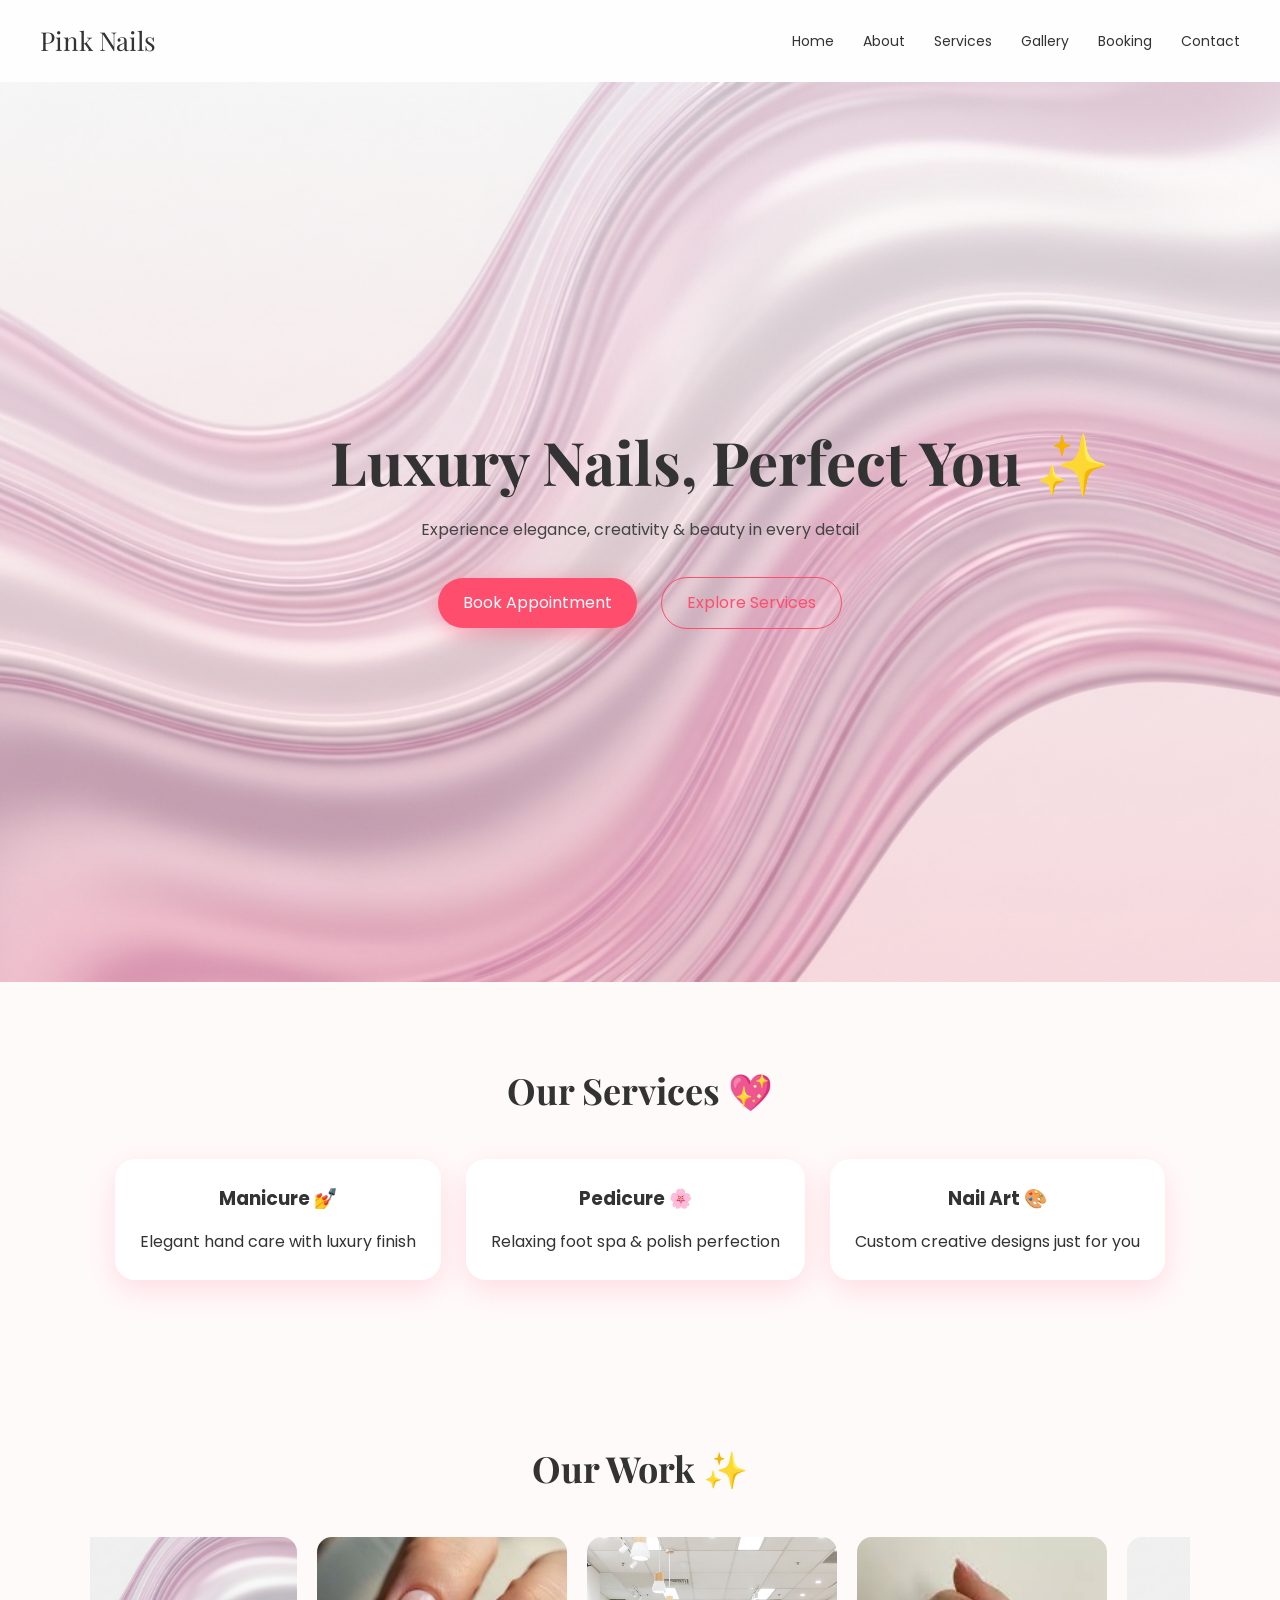
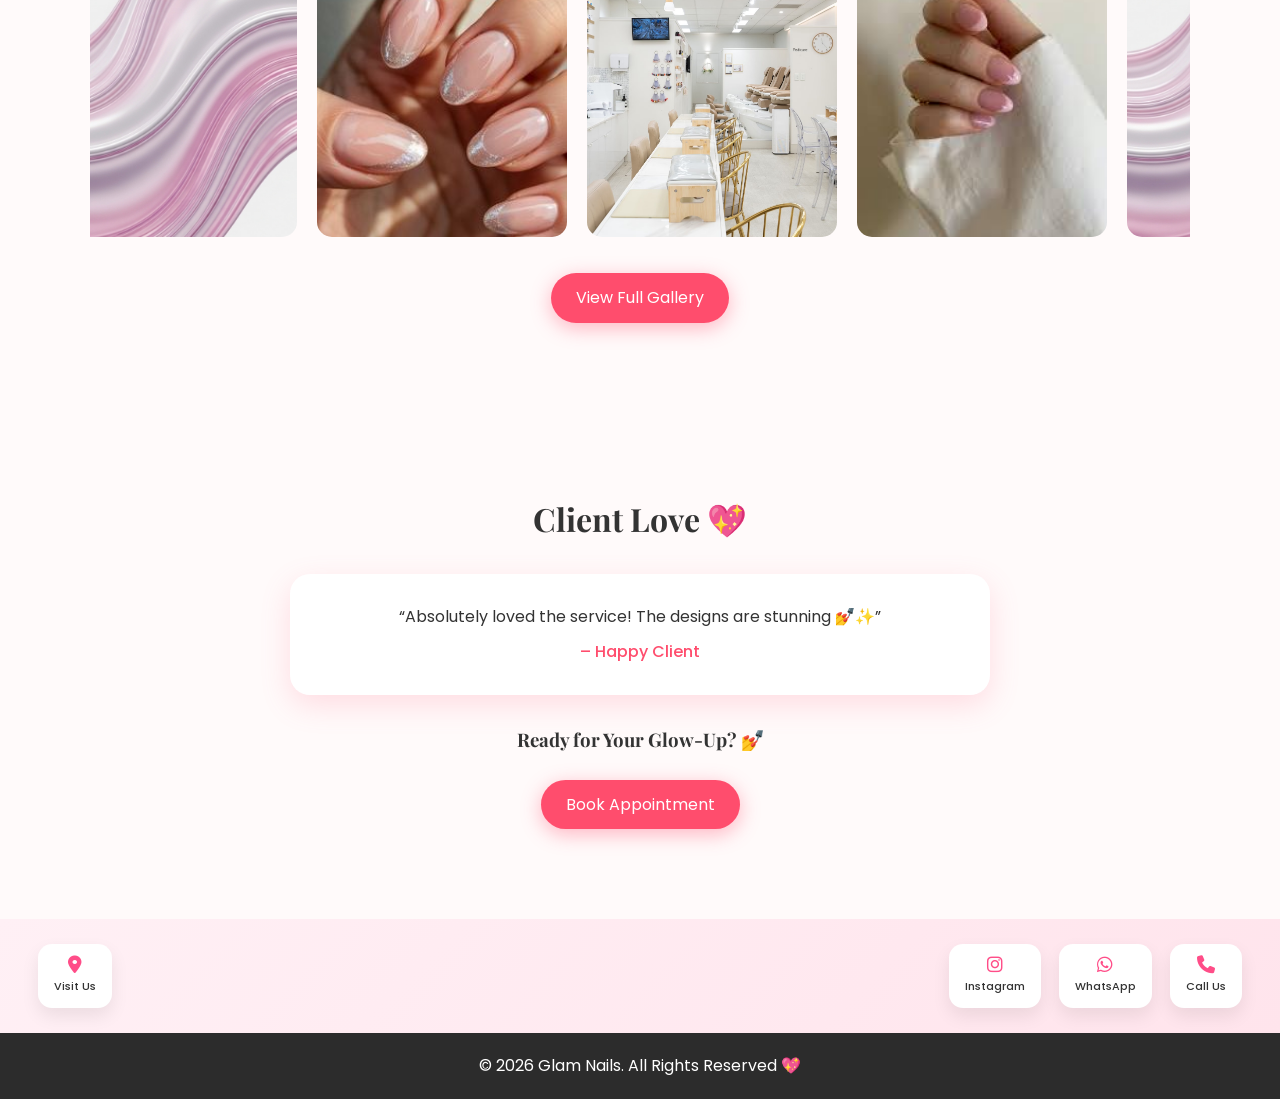
<file: index.html>
<!DOCTYPE html>
<html lang="en">
<head>
<meta charset="UTF-8">
<title>Glam Nails | Luxury Nail Salon</title>
<meta name="viewport" content="width=device-width, initial-scale=1.0">

<!-- Fonts -->
<link href="https://fonts.googleapis.com/css2?family=Playfair+Display:wght@400;600&family=Poppins:wght@300;400;500&display=swap" rel="stylesheet">

<!-- CSS -->
<link rel="stylesheet" href="css/style.css">
</head>
<link rel="stylesheet" href="https://cdnjs.cloudflare.com/ajax/libs/font-awesome/6.5.0/css/all.min.css">

<body>

<!-- NAVBAR -->
<header class="navbar">
  <div class="logo"> Pink Nails </div>
  <nav>
    <a href="index.html">Home</a>
    <a href="about.html">About</a> <!-- ADDED -->
    <a href="services.html">Services</a>
    <a href="gallery.html">Gallery</a>
    <a href="booking.html">Booking</a>
    <a href="contact.html">Contact</a>
  </nav>
</header>

<!-- HERO -->
<section class="hero animate"> <!-- ADDED animate -->
  <div class="hero-content">
    <h1 id="typingText" data-text="Luxury Nails, Perfect You ✨"></h1>
    <p>Experience elegance, creativity & beauty in every detail</p>

    <div class="hero-buttons">
      <a href="booking.html" class="btn primary">Book Appointment</a>
      <a href="services.html" class="btn secondary">Explore Services</a>
    </div>
  </div>
</section>

<!-- SERVICES -->
<section class="services-preview animate"> <!-- ADDED animate -->
  <div class="container">
    <h2 class="title">Our Services 💖</h2>

    <div class="service-cards">
      <div class="card">
        <h3>Manicure 💅</h3>
        <p>Elegant hand care with luxury finish</p>
      </div>

      <div class="card">
        <h3>Pedicure 🌸</h3>
        <p>Relaxing foot spa & polish perfection</p>
      </div>

      <div class="card">
        <h3>Nail Art 🎨</h3>
        <p>Custom creative designs just for you</p>
      </div>
    </div>
  </div>
</section>

<!-- GALLERY -->
<section class="gallery-preview animate"> <!-- ADDED animate -->
  <div class="container">
    <h2 class="title">Our Work ✨</h2>

    <div class="gallery-grid">
      <img src="images/nail1.jpg">
      <img src="images/nail2.jpg">
      <img src="images/nail3.jpg">
      <img src="images/nail4.jpg">
    </div>

    <br>
    <a href="gallery.html" class="btn primary">View Full Gallery</a>
  </div>
</section>

<!-- TESTIMONIAL + CTA -->
<section class="testimonial-section animate"> <!-- ADDED animate -->
  <div class="testimonial-container">

    <h2 class="testimonial-title">Client Love 💖</h2>

    <div class="testimonial-card">
      <p>“Absolutely loved the service! The designs are stunning 💅✨”</p>
      <span>– Happy Client</span>
    </div>

    <div class="cta-box">
      <h3>Ready for Your Glow-Up? 💅</h3>
      <a href="booking.html" class="btn primary">Book Appointment</a>
    </div>

  </div>
</section>

<!-- PREMIUM CONTACT BAR -->
<section class="premium-bar">

  <!-- LEFT SIDE -->
  <div class="bar-left">
    <a href="https://maps.app.goo.gl/ufbgdLxQbxBqxG7p9" target="_blank" class="bar-item location-box">
      <i class="fas fa-map-marker-alt"></i>
      <h4>Visit Us</h4>
    </a>
  </div>

  <!-- RIGHT SIDE -->
  <div class="bar-right">

    <a href="https://instagram.com/pinknailsin" target="_blank" class="bar-item">
      <i class="fab fa-instagram"></i>
      <h4>Instagram</h4>
    </a>

    <a href="https://wa.me/919967563940" target="_blank" class="bar-item">
      <i class="fab fa-whatsapp"></i>
      <h4>WhatsApp</h4>
    </a>

    <a href="tel:+919967563940" class="bar-item">
      <i class="fas fa-phone"></i>
      <h4>Call Us</h4>
    </a>

  </div>

</section>

<!-- FOOTER -->
<footer>
  <p>© 2026 Glam Nails. All Rights Reserved 💖</p>
</footer>

<!-- JS -->
<script src="js/script.js"></script>

</body>
</html>
</file>
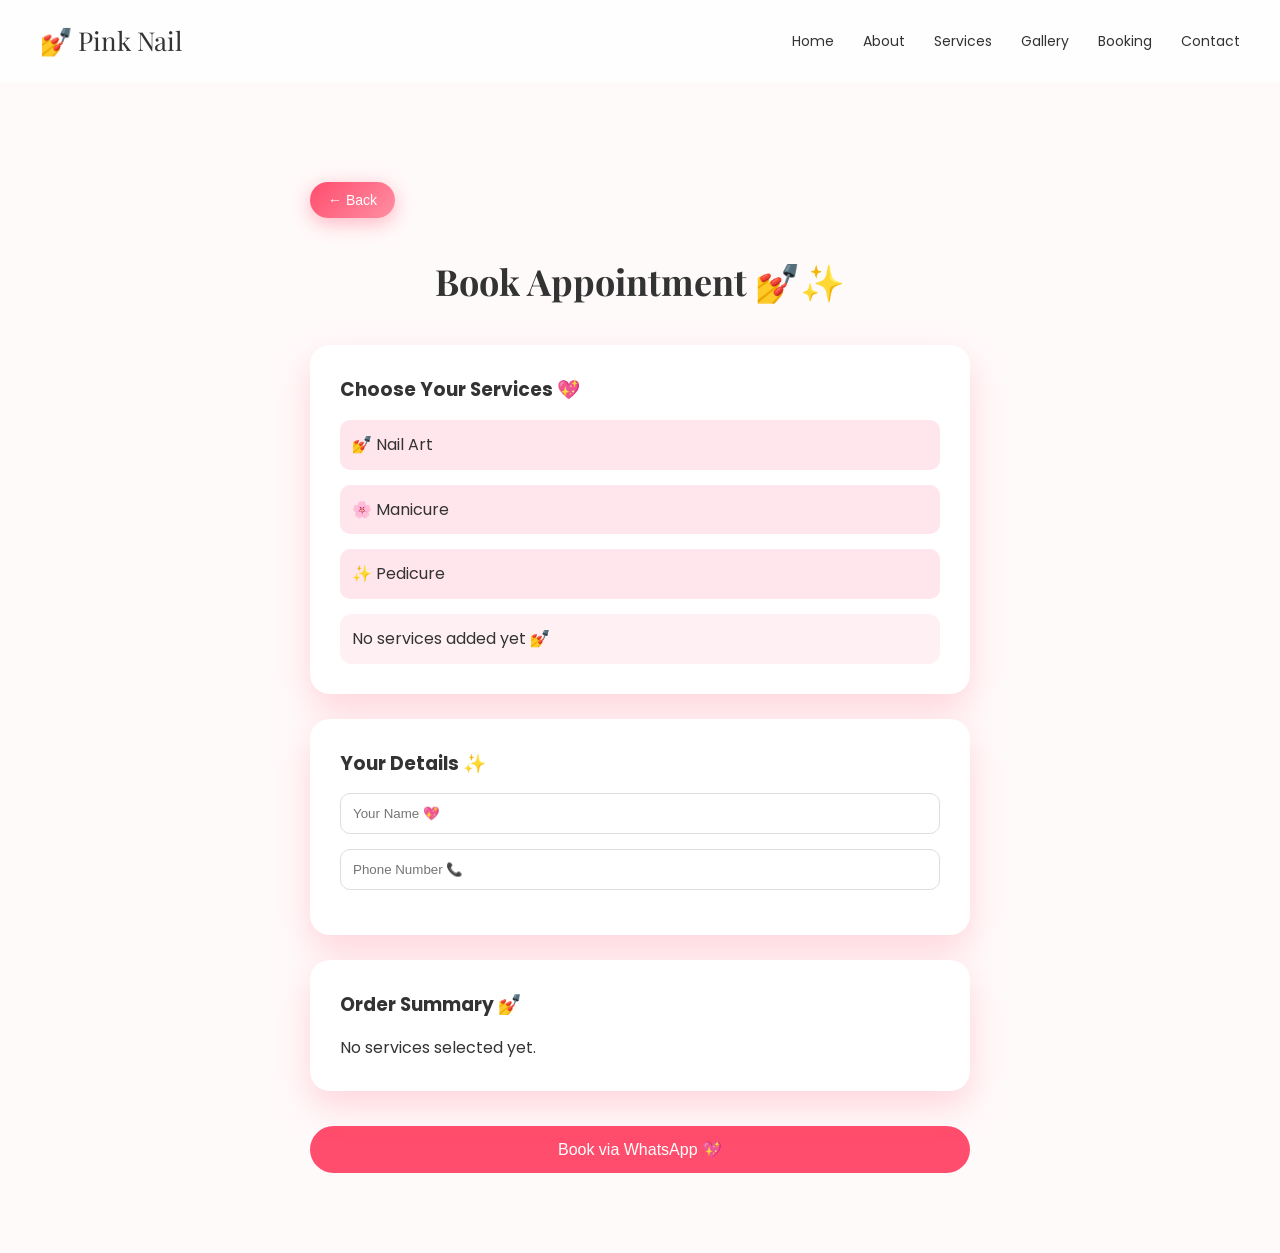
<file: booking.html>
<!DOCTYPE html>
<html lang="en">
<head>
<meta charset="UTF-8">
<title>Book Appointment | Pink Nail 💅</title>
<meta name="viewport" content="width=device-width, initial-scale=1.0">

<link href="https://fonts.googleapis.com/css2?family=Playfair+Display:wght@500;700&family=Poppins:wght@300;400;500&display=swap" rel="stylesheet">
<link rel="stylesheet" href="css/style.css">
</head>

<body>

<!-- NAVBAR UPDATED -->
<header class="navbar">
  <div class="logo">💅 Pink Nail</div>
  <nav>
    <a href="index.html">Home</a>
    <a href="about.html">About</a>
    <a href="services.html">Services</a>
    <a href="gallery.html">Gallery</a>
    <a href="booking.html">Booking</a>
    <a href="contact.html">Contact</a>
  </nav>
</header>

<section class="booking-container animate">

  <button class="back-btn" onclick="goBack()">← Back</button>

  <h1 class="title">Book Appointment 💅✨</h1>

  <!-- SERVICES -->
  <div class="card">
    <h3>Choose Your Services 💖</h3>

    <!-- Nail Art -->
    <div class="service-dropdown">
      <div class="dropdown-header" onclick="toggleDropdown('nailart')">
        💅 Nail Art
      </div>
      <div id="nailart" class="dropdown-content">
        <div onclick="addService('3D Nail Art',799)">3D Nail Art ₹799</div>
        <div onclick="addService('Bridal Nail Art',1499)">Bridal Nail Art ₹1499</div>
        <div onclick="addService('Glitter Nail Art',999)">Glitter Nail Art ₹999</div>
      </div>
    </div>

    <!-- Manicure -->
    <div class="service-dropdown">
      <div class="dropdown-header" onclick="toggleDropdown('manicure')">
        🌸 Manicure
      </div>
      <div id="manicure" class="dropdown-content">
        <div onclick="addService('Gel Manicure',799)">Gel Manicure ₹799</div>
        <div onclick="addService('Spa Manicure',999)">Spa Manicure ₹999</div>
      </div>
    </div>

    <!-- Pedicure -->
    <div class="service-dropdown">
      <div class="dropdown-header" onclick="toggleDropdown('pedicure')">
        ✨ Pedicure
      </div>
      <div id="pedicure" class="dropdown-content">
        <div onclick="addService('Spa Pedicure',999)">Spa Pedicure ₹999</div>
        <div onclick="addService('Luxury Pedicure',1299)">Luxury Pedicure ₹1299</div>
      </div>
    </div>

    <!-- Selected -->
    <div id="selectedServices" class="selected-list">
      No services added yet 💅
    </div>
  </div>

  <!-- ❌ DATE & TIME REMOVED CLEANLY -->

  <!-- USER -->
  <div class="card">
    <h3>Your Details ✨</h3>

    <input type="text" id="userName" placeholder="Your Name 💖">
    <input type="tel" id="userPhone" placeholder="Phone Number 📞" maxlength="10">
  </div>

  <!-- SUMMARY -->
  <div class="card">
    <h3>Order Summary 💅</h3>
    <div id="summary">No services selected yet.</div>
  </div>

  <button class="main-btn" onclick="submitBooking()">
    Book via WhatsApp 💖
  </button>

</section>

<!-- THANK YOU MODAL -->
<div id="thankYouModal" class="modal">
  <div class="modal-content">
    <div class="checkmark">✔</div>
    <h2>Booking Confirmed 💖</h2>
    <p>See you soon 💅✨</p>
  </div>
</div>

<script src="js/script.js"></script>

</body>
</html>
</file>
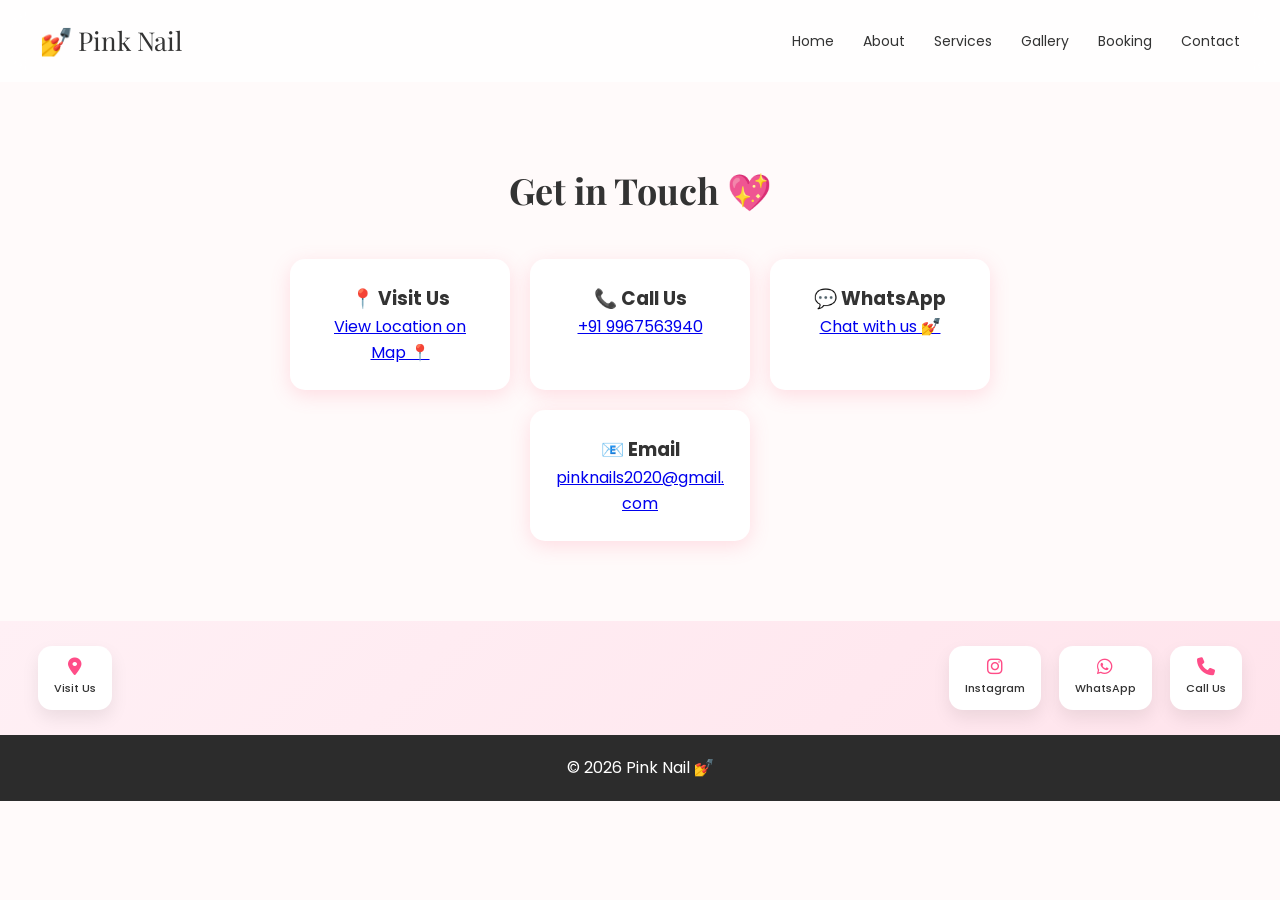
<file: contact.html>
<!DOCTYPE html>
<html lang="en">
<head>
  <meta charset="UTF-8">
  <title>Contact | Pink Nail 💅</title>
  <meta name="viewport" content="width=device-width, initial-scale=1.0">

  <!-- Fonts -->
  <link href="https://fonts.googleapis.com/css2?family=Playfair+Display:wght@500;700&family=Poppins:wght@300;400;500&display=swap" rel="stylesheet">

  <!-- CSS -->
  <link rel="stylesheet" href="css/style.css">
</head>
<link rel="stylesheet" href="https://cdnjs.cloudflare.com/ajax/libs/font-awesome/6.5.0/css/all.min.css">

<body>

<header class="navbar">
  <div class="logo">💅 Pink Nail</div>
  <nav>
    <a href="index.html">Home</a>
    <a href="about.html">About</a>
    <a href="services.html">Services</a>
    <a href="gallery.html">Gallery</a>
    <a href="booking.html">Booking</a>
    <a href="contact.html">Contact</a>
  </nav>
</header>

<section class="contact-page animate">
  <h1 class="title">Get in Touch 💖</h1>

  <div class="contact-container">

    <!-- ADDRESS -->
    <div class="contact-card animate">
      <h3>📍 Visit Us</h3>
      <p>
        <a href="https://maps.app.goo.gl/ufbgdLxQbxBqxG7p9" target="_blank">
          View Location on Map 📍
        </a>
      </p>
    </div>

    <!-- PHONE -->
    <div class="contact-card animate">
      <h3>📞 Call Us</h3>
      <p>
        <a href="tel:+919967563940">+91 9967563940</a>
      </p>
    </div>

    <!-- WHATSAPP -->
    <div class="contact-card animate">
      <h3>💬 WhatsApp</h3>
      <p>
        <a href="https://wa.me/919967563940" target="_blank">
          Chat with us 💅
        </a>
      </p>
    </div>

    <!-- EMAIL -->
    <div class="contact-card animate">
      <h3>📧 Email</h3>
      <p>
        <a href="mailto:pinknails2020@gmail.com">
          pinknails2020@gmail.com
        </a>
      </p>
    </div>

  </div>

</section>

<!-- PREMIUM CONTACT BAR -->
<section class="premium-bar">

  <!-- LEFT SIDE -->
  <div class="bar-left">
    <a href="https://maps.app.goo.gl/ufbgdLxQbxBqxG7p9" target="_blank" class="bar-item location-box">
      <i class="fas fa-map-marker-alt"></i>
      <h4>Visit Us</h4>
    </a>
  </div>

  <!-- RIGHT SIDE -->
  <div class="bar-right">

    <a href="https://instagram.com/pinknailsin" target="_blank" class="bar-item">
      <i class="fab fa-instagram"></i>
      <h4>Instagram</h4>
    </a>

    <a href="https://wa.me/919967563940" target="_blank" class="bar-item">
      <i class="fab fa-whatsapp"></i>
      <h4>WhatsApp</h4>
    </a>

    <a href="tel:+919967563940" class="bar-item">
      <i class="fas fa-phone"></i>
      <h4>Call Us</h4>
    </a>

  </div>

</section>

<footer>
  <p>© 2026 Pink Nail 💅</p>
</footer>

<script src="js/script.js"></script>

</body>
</html>
</file>
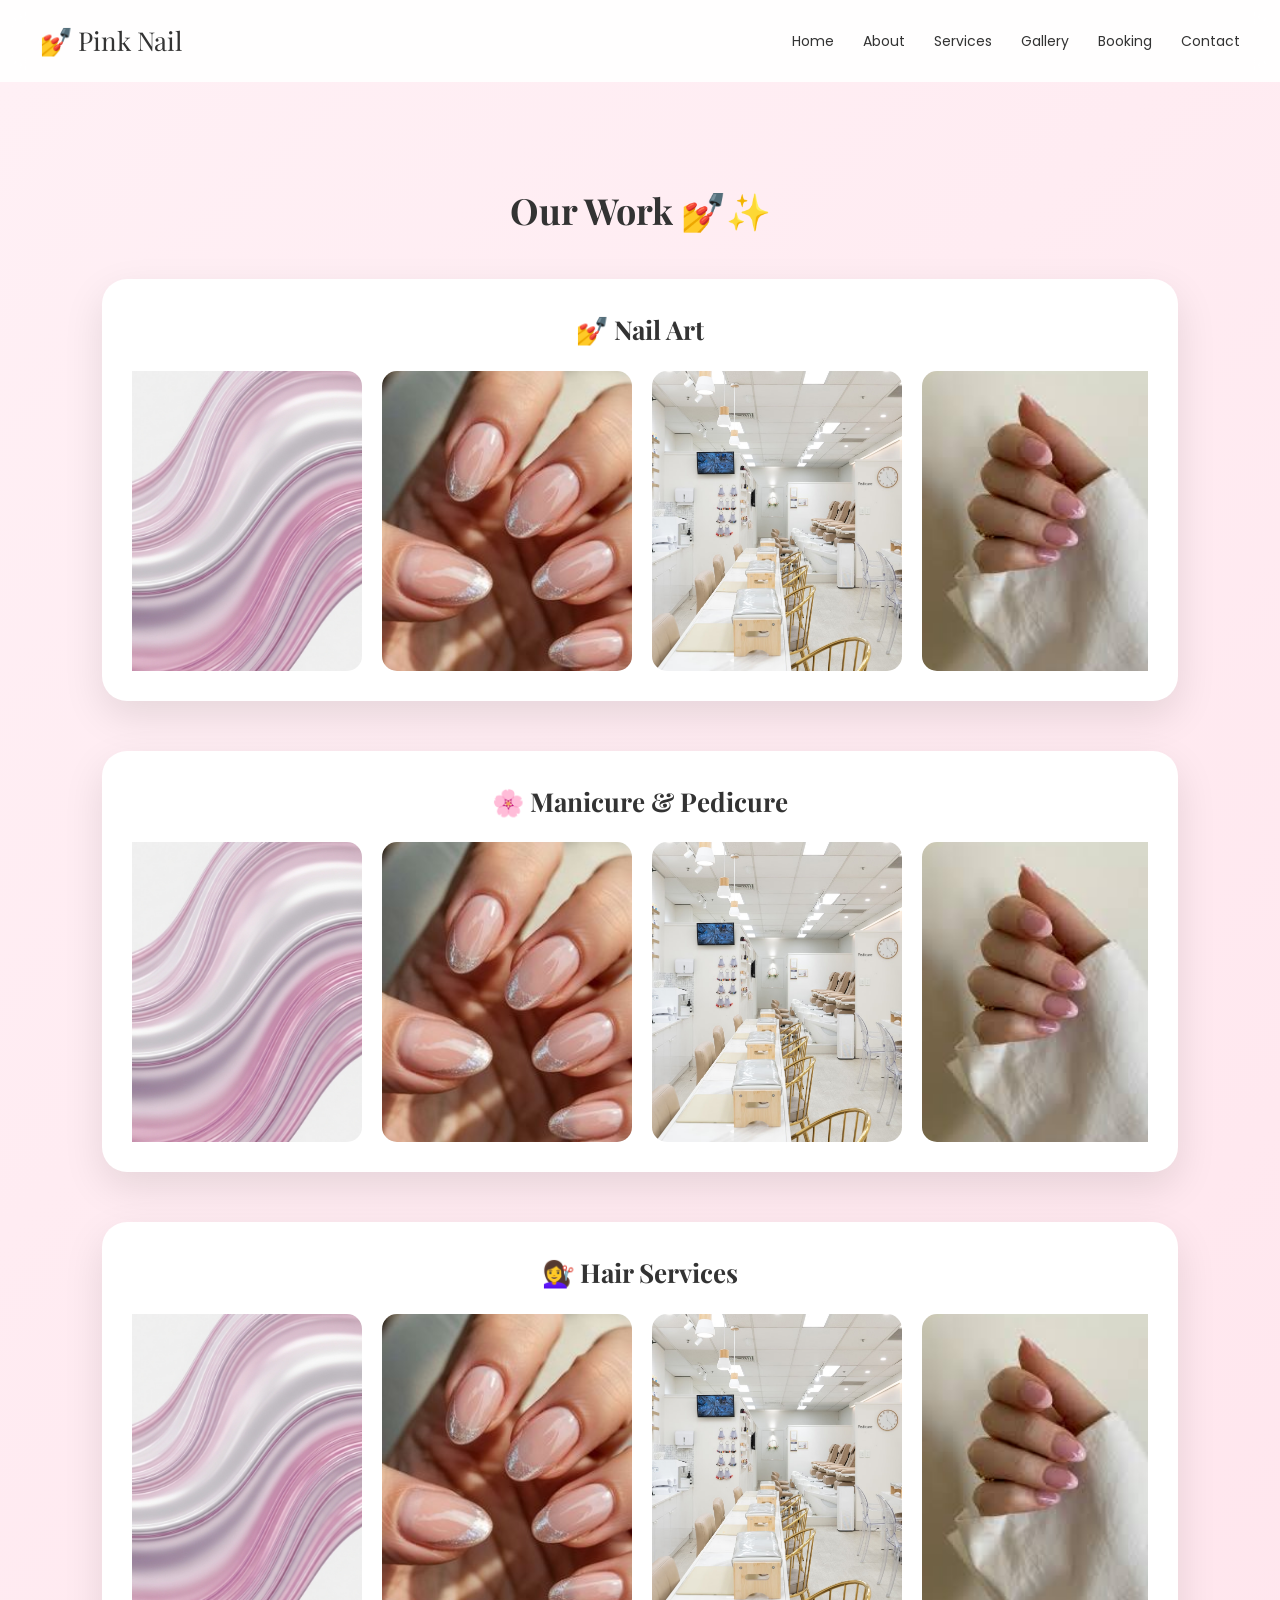
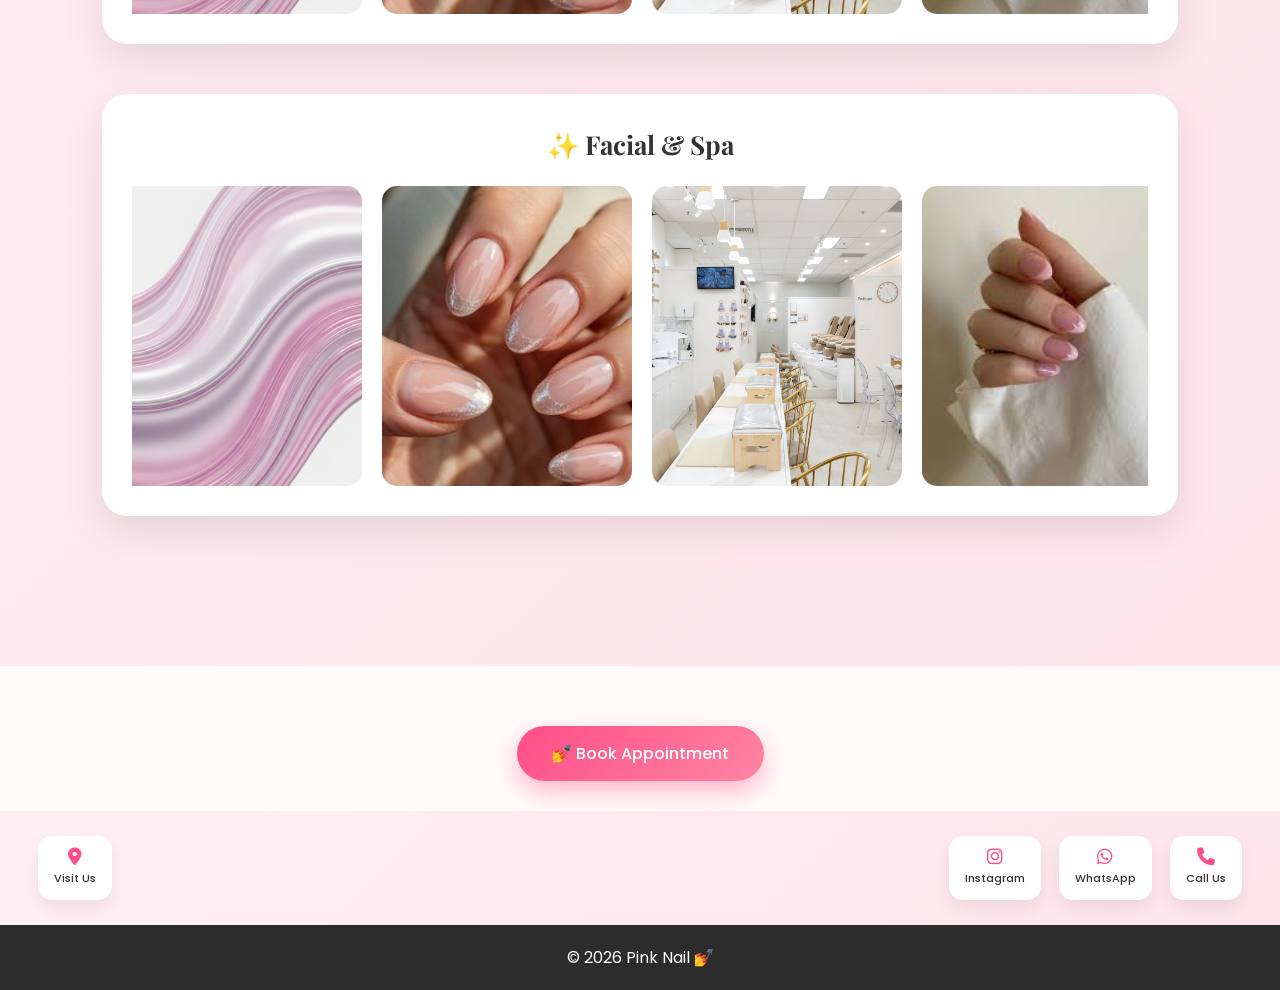
<file: gallery.html>
<!DOCTYPE html>
<html lang="en">
<head>
  <meta charset="UTF-8">
  <title>Gallery | Pink Nail 💅</title>
  <meta name="viewport" content="width=device-width, initial-scale=1.0">

  <!-- Fonts -->
  <link href="https://fonts.googleapis.com/css2?family=Playfair+Display:wght@500;700&family=Poppins:wght@300;400;500&display=swap" rel="stylesheet">

  <!-- CSS -->
  <link rel="stylesheet" href="css/style.css">
</head>
<link rel="stylesheet" href="https://cdnjs.cloudflare.com/ajax/libs/font-awesome/6.5.0/css/all.min.css">

<body>

<header class="navbar">
  <div class="logo">💅 Pink Nail</div>
  <nav>
    <a href="index.html">Home</a>
    <a href="about.html">About</a> <!-- ADDED -->
    <a href="services.html">Services</a>
    <a href="gallery.html">Gallery</a>
    <a href="booking.html">Booking</a>
    <a href="contact.html">Contact</a>
  </nav>
</header>

<section class="gallery-page animate">
  <h1 class="title">Our Work 💅✨</h1>

  <!-- NAIL ART -->
  <div class="gallery-section animate">
    <h2 class="section-title">💅 Nail Art</h2>
    <div class="gallery-grid">
      <img src="images/nail1.jpg" onclick="openImage(this)">
      <img src="images/nail2.jpg" onclick="openImage(this)">
      <img src="images/nail3.jpg" onclick="openImage(this)">
      <img src="images/nail4.jpg" onclick="openImage(this)">
    </div>
  </div>

  <!-- MANICURE & PEDICURE -->
  <div class="gallery-section animate">
    <h2 class="section-title">🌸 Manicure & Pedicure</h2>
    <div class="gallery-grid">
      <img src="images/nail1.jpg" onclick="openImage(this)">
      <img src="images/nail2.jpg" onclick="openImage(this)">
      <img src="images/nail3.jpg" onclick="openImage(this)">
      <img src="images/nail4.jpg" onclick="openImage(this)">
    </div>
  </div>

  <!-- HAIR SERVICES -->
  <div class="gallery-section animate">
    <h2 class="section-title">💇‍♀️ Hair Services</h2>
    <div class="gallery-grid">
      <img src="images/nail1.jpg" onclick="openImage(this)">
      <img src="images/nail2.jpg" onclick="openImage(this)">
      <img src="images/nail3.jpg" onclick="openImage(this)">
      <img src="images/nail4.jpg" onclick="openImage(this)">
    </div>
  </div>

  <!-- FACIAL & SPA -->
  <div class="gallery-section animate">
    <h2 class="section-title">✨ Facial & Spa</h2>
    <div class="gallery-grid">
      <img src="images/nail1.jpg" onclick="openImage(this)">
      <img src="images/nail2.jpg" onclick="openImage(this)">
      <img src="images/nail3.jpg" onclick="openImage(this)">
      <img src="images/nail4.jpg" onclick="openImage(this)">
    </div>
  </div>

</section>

<!-- IMAGE MODAL -->
<div id="imageModal" class="modal">
  <span class="close-btn" onclick="closeImage()">✕</span>
  <img class="modal-img" id="modalImg">
</div>

<!-- BOOK BUTTON -->
<div class="bottom-book">
  <a href="booking.html" class="book-btn">💅 Book Appointment</a>
</div>
<!-- PREMIUM CONTACT BAR -->
<section class="premium-bar">

  <!-- LEFT SIDE -->
  <div class="bar-left">
    <a href="https://maps.app.goo.gl/ufbgdLxQbxBqxG7p9" target="_blank" class="bar-item location-box">
      <i class="fas fa-map-marker-alt"></i>
      <h4>Visit Us</h4>
    </a>
  </div>

  <!-- RIGHT SIDE -->
  <div class="bar-right">

    <a href="https://instagram.com/pinknailsin" target="_blank" class="bar-item">
      <i class="fab fa-instagram"></i>
      <h4>Instagram</h4>
    </a>

    <a href="https://wa.me/919967563940" target="_blank" class="bar-item">
      <i class="fab fa-whatsapp"></i>
      <h4>WhatsApp</h4>
    </a>

    <a href="tel:+919967563940" class="bar-item">
      <i class="fas fa-phone"></i>
      <h4>Call Us</h4>
    </a>

  </div>

</section>

<footer>
  <p>© 2026 Pink Nail 💅</p>
</footer>


<script src="js/script.js"></script>

</body>
</html>
</file>
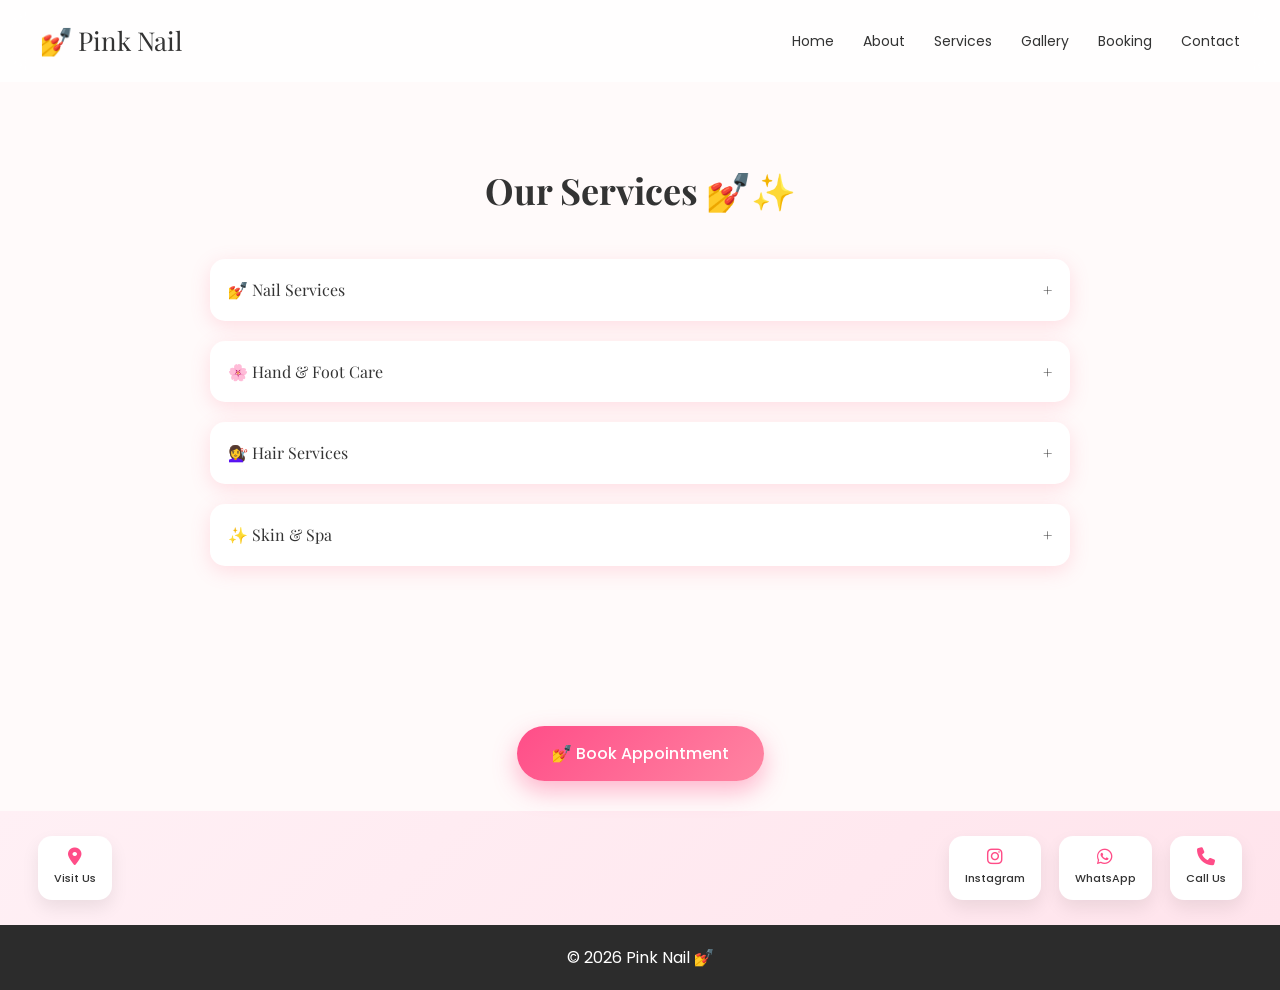
<file: services.html>
<!DOCTYPE html>
<html lang="en">
<head>
  <meta charset="UTF-8">
  <title>Services | Pink Nail 💅</title>
  <meta name="viewport" content="width=device-width, initial-scale=1.0">

  <!-- Fonts -->
  <link href="https://fonts.googleapis.com/css2?family=Playfair+Display:wght@500;700&family=Poppins:wght@300;400;500&display=swap" rel="stylesheet">

  <!-- CSS -->
  <link rel="stylesheet" href="css/style.css">
</head>
<link rel="stylesheet" href="https://cdnjs.cloudflare.com/ajax/libs/font-awesome/6.5.0/css/all.min.css">

<body>

<header class="navbar">
  <div class="logo">💅 Pink Nail</div>
  <nav>
    <a href="index.html">Home</a>
    <a href="about.html">About</a>
    <a href="services.html">Services</a>
    <a href="gallery.html">Gallery</a>
    <a href="booking.html">Booking</a>
    <a href="contact.html">Contact</a>
  </nav>
</header>

<section class="services-page animate">
  <h1 class="title">Our Services 💅✨</h1>

  <!-- NAIL SERVICES -->
  <div class="service-box animate">
    <div class="service-header" onclick="toggleService(this)">
      💅 Nail Services
      <span class="arrow">+</span>
    </div>

    <div class="service-content">
      <div class="service-item">Nail Art</div>
      <div class="service-item">Nail Extensions</div>
      <div class="service-item">Gel Polish</div>
      <div class="service-item">Shellac</div>
    </div>
  </div>

  <!-- HAND & FOOT CARE -->
  <div class="service-box animate">
    <div class="service-header" onclick="toggleService(this)">
      🌸 Hand & Foot Care
      <span class="arrow">+</span>
    </div>

    <div class="service-content">
      <div class="service-item">Manicure</div>
      <div class="service-item">Pedicure</div>
      <div class="service-item">Foot Massage</div>
    </div>
  </div>

  <!-- HAIR SERVICES -->
  <div class="service-box animate">
    <div class="service-header" onclick="toggleService(this)">
      💇‍♀️ Hair Services
      <span class="arrow">+</span>
    </div>

    <div class="service-content">
      <div class="service-item">Haircut</div>
      <div class="service-item">Hair Spa</div>
      <div class="service-item">Global Color</div>
      <div class="service-item">Highlights</div>
    </div>
  </div>

  <!-- SKIN & SPA -->
  <div class="service-box animate">
    <div class="service-header" onclick="toggleService(this)">
      ✨ Skin & Spa
      <span class="arrow">+</span>
    </div>

    <div class="service-content">
      <div class="service-item">Facial</div>
      <div class="service-item">Head Massage</div>
      <div class="service-item">Ladies Body Massage</div>
    </div>
  </div>

</section>

<!-- BOOK BUTTON -->
<div class="bottom-book">
  <a href="booking.html" class="book-btn">💅 Book Appointment</a>
</div>

<!-- PREMIUM CONTACT BAR -->
<section class="premium-bar">

  <!-- LEFT SIDE -->
  <div class="bar-left">
    <a href="https://maps.app.goo.gl/ufbgdLxQbxBqxG7p9" target="_blank" class="bar-item location-box">
      <i class="fas fa-map-marker-alt"></i>
      <h4>Visit Us</h4>
    </a>
  </div>

  <!-- RIGHT SIDE -->
  <div class="bar-right">

    <a href="https://instagram.com/pinknailsin" target="_blank" class="bar-item">
      <i class="fab fa-instagram"></i>
      <h4>Instagram</h4>
    </a>

    <a href="https://wa.me/919967563940" target="_blank" class="bar-item">
      <i class="fab fa-whatsapp"></i>
      <h4>WhatsApp</h4>
    </a>

    <a href="tel:+919967563940" class="bar-item">
      <i class="fas fa-phone"></i>
      <h4>Call Us</h4>
    </a>

  </div>

</section>

<footer>
  <p>© 2026 Pink Nail 💅</p>
</footer>

<script src="js/script.js"></script>

</body>
</html>
</file>
<file: css/style.css>
/* ================= GLOBAL ================= */
* {
  margin: 0;
  padding: 0;
  box-sizing: border-box;
}

body {
  font-family: 'Poppins', sans-serif;
  background: #fffafa;
  color: #333;
  line-height: 1.6;
  overflow-x: hidden;
}

/* ================= CONTAINER ================= */
.container {
  max-width: 1200px;
  margin: auto;
  padding: 0 20px;
}

section {
  padding: 80px 0;
}

.title {
  font-family: 'Playfair Display', serif;
  font-size: 36px;
  text-align: center;
  margin-bottom: 40px;
}

/* ================= NAVBAR ================= */
.navbar {
  display: flex;
  justify-content: space-between;
  align-items: center;
  padding: 20px 40px;
  position: sticky;
  top: 0;
  background: rgba(255, 255, 255, 0.8);
  backdrop-filter: blur(12px);
  z-index: 1000;
}

.logo {
  font-family: 'Playfair Display', serif;
  font-size: 26px;
}

.navbar nav a {
  margin-left: 25px;
  text-decoration: none;
  color: #333;
  font-size: 14px;
  transition: 0.3s;
}

.navbar nav a:hover {
  color: #ff4d6d;
}



/* ================= BUTTON ================= */
.btn {
  padding: 12px 25px;
  border-radius: 30px;
  text-decoration: none;
  margin: 5px;
  display: inline-block;
  transition: 0.3s;
}

.primary {
  background: #ff4d6d;
  color: white;
  box-shadow: 0 5px 20px rgba(255, 77, 109, 0.4);
}

.secondary {
  border: 1px solid #ff4d6d;
  color: #ff4d6d;
}

.primary:hover {
  transform: translateY(-3px);
  box-shadow: 0 10px 25px rgba(255, 77, 109, 0.6);
}

.secondary:hover {
  background: #ff4d6d;
  color: white;
}

/* ================= CARDS ================= */
.card {
  background: white;
  padding: 25px;
  border-radius: 20px;
  box-shadow: 0 10px 30px rgba(255, 105, 135, 0.2);
  transition: 0.3s;
}

.card:hover {
  transform: translateY(-10px);
}

/* ================= SERVICES ================= */
.services-preview {
  text-align: center;
}

.service-cards {
  display: flex;
  gap: 25px;
  justify-content: center;
  flex-wrap: wrap;
  max-width: 1100px;
  margin: auto;
}

/* ================= SERVICES PAGE ================= */
.services-page {
  max-width: 900px;
  margin: auto;
  padding: 80px 20px;
}

.service-box {
  background: white;
  border-radius: 15px;
  margin-bottom: 20px;
  box-shadow: 0 5px 20px rgba(255, 105, 135, 0.2);
}

.service-header {
  padding: 18px;
  font-family: 'Playfair Display', serif;
  cursor: pointer;
  display: flex;
  justify-content: space-between;
}

.service-content {
  max-height: 0;
  overflow: hidden;
  transition: 0.4s ease;
}

.service-item {
  display: flex;
  justify-content: space-between;
  padding: 12px 20px;
  margin: 8px;
  border-radius: 12px;
  background: #fff0f3;
}

.price {
  background: #ff4d6d;
  color: white;
  padding: 4px 10px;
  border-radius: 20px;
  font-size: 12px;
}

/* ================= GALLERY ================= */
.gallery-preview,
.gallery-page {
  text-align: center;
}

.gallery-grid {
  display: grid;
  grid-template-columns: repeat(auto-fit, minmax(220px, 1fr));
  gap: 15px;
  max-width: 1100px;
  margin: auto;
}

.gallery-grid img {
  width: 100%;
  height: 220px;
  object-fit: cover;
  border-radius: 15px;
  cursor: pointer;
  transition: 0.3s;
}

.gallery-grid img:hover {
  transform: scale(1.08);
  box-shadow: 0 10px 25px rgba(255, 77, 109, 0.4);
}

/* ================= CONTACT ================= */
.contact-page {
  padding: 80px 20px;
}

.contact-container {
  display: flex;
  flex-wrap: wrap;
  gap: 20px;
  justify-content: center;
  max-width: 900px;
  margin: auto;
}

.contact-card {
  background: white;
  padding: 25px;
  border-radius: 15px;
  width: 220px;
  text-align: center;
  box-shadow: 0 5px 20px rgba(255, 105, 135, 0.2);
}

/* FIX EMAIL OVERFLOW */
.contact-card p,
.contact-card a {
  word-break: break-word;
  overflow-wrap: break-word;
}

/* ================= BOOKING ================= */
.booking-container {
  max-width: 700px;
  margin: auto;
  padding: 80px 20px;
}

.selected-list {
  background: #fff0f3;
  padding: 10px;
  border-radius: 10px;
  margin-top: 10px;
}

.selected-item {
  padding: 5px 0;
}

/* ================= DROPDOWN ================= */
.service-dropdown {
  margin-bottom: 15px;
}

.dropdown-header {
  padding: 12px;
  background: #ffe5ec;
  border-radius: 10px;
  cursor: pointer;
}

.dropdown-content {
  max-height: 0;
  overflow: hidden;
  transition: 0.4s;
}

.dropdown-content div {
  padding: 10px;
  background: white;
  margin: 5px 0;
  border-radius: 8px;
  cursor: pointer;
}

.dropdown-content div:hover {
  background: #ff4d6d;
  color: white;
}

/* ================= INPUT ================= */
input,
select {
  width: 100%;
  padding: 12px;
  border-radius: 10px;
  border: 1px solid #ddd;
  margin-bottom: 10px;
}

/* ================= BUTTON ================= */
.main-btn {
  width: 100%;
  padding: 14px;
  border: none;
  border-radius: 30px;
  background: #ff4d6d;
  color: white;
  font-size: 16px;
  cursor: pointer;
}



/* ================= FOOTER ================= */
footer {
  padding: 20px;
  text-align: center;
  background: #2c2c2c;
  color: white;
}

/* ================= ANIMATION ================= */
@keyframes fadeUp {
  from {
    opacity: 0;
    transform: translateY(30px);
  }

  to {
    opacity: 1;
    transform: translateY(0);
  }
}

@keyframes pop {
  from {
    transform: scale(0.5);
    opacity: 0;
  }

  to {
    transform: scale(1);
    opacity: 1;
  }
}



/* ================= TESTIMONIAL FIX ================= */

.testimonial-section {
  padding: 80px 20px;
  display: flex;
  justify-content: center;
}

.testimonial-container {
  max-width: 700px;
  width: 100%;
  text-align: center;
}

.testimonial-title {
  font-family: 'Playfair Display', serif;
  font-size: 32px;
  margin-bottom: 30px;
}

.testimonial-card {
  background: white;
  padding: 30px;
  border-radius: 20px;
  box-shadow: 0 10px 30px rgba(255, 105, 135, 0.2);
  margin-bottom: 30px;
}

.testimonial-card p {
  font-size: 16px;
  margin-bottom: 10px;
}

.testimonial-card span {
  color: #ff4d6d;
  font-weight: 500;
}

.cta-box {
  margin-top: 20px;
}

.cta-box h3 {
  font-family: 'Playfair Display', serif;
  margin-bottom: 15px;
}

/* ================= BOOKING PAGE FIX ================= */

/* spacing between cards */
.booking-container {
  max-width: 700px;
  margin: auto;
  padding: 100px 20px 80px;
  display: flex;
  flex-direction: column;
  gap: 25px;
  /* 🔥 THIS FIXES SPACING */
}

/* card spacing + premium look */
.booking-container .card {
  padding: 30px;
  border-radius: 20px;
  box-shadow: 0 15px 35px rgba(255, 105, 135, 0.25);
  transition: 0.3s;
}

.booking-container .card:hover {
  transform: translateY(-5px);
}

/* headings spacing */
.card h3 {
  margin-bottom: 15px;
}

/* inputs spacing */
input,
select {
  margin-bottom: 15px;
}

/* selected services box */
.selected-list {
  margin-top: 10px;
  padding: 12px;
  border-radius: 12px;
  line-height: 1.6;
}

/* ================= PREMIUM BACK BUTTON ================= */
.back-btn {
  display: inline-block;
  width: fit-content;
  padding: 10px 18px;
  border-radius: 30px;
  background: linear-gradient(135deg, #ff4d6d, #ff8fa3);
  color: white;
  border: none;
  font-size: 14px;
  cursor: pointer;
  margin-bottom: 10px;
  box-shadow: 0 5px 20px rgba(255, 77, 109, 0.4);
  transition: 0.3s;
}

.back-btn:hover {
  transform: translateY(-3px);
  box-shadow: 0 10px 25px rgba(255, 77, 109, 0.6);
}

/* center heading nicely */
.booking-container h1 {
  text-align: center;
  margin-bottom: 10px;
  font-family: 'Playfair Display', serif;
}

/* time picker spacing */
.time-picker {
  display: flex;
  gap: 10px;
}

/* button spacing */
.main-btn {
  margin-top: 10px;
}

/* OTP box spacing */
#otpContainer {
  margin-top: 10px;
}

/* summary box spacing */
#summary {
  margin-top: 10px;
  line-height: 1.6;
}



/* ================= SCROLL ANIMATION ================= */
.hidden {
  opacity: 0;
  transform: translateY(40px);
  transition: all 0.8s ease;
}

.show {
  opacity: 1;
  transform: translateY(0);
}

/* ================= PREMIUM IMAGE MODAL ================= */
.modal {
  display: none;
  position: fixed;
  top: 0;
  left: 0;
  width: 100%;
  height: 100%;
  background: rgba(0, 0, 0, 0.85);
  justify-content: center;
  align-items: center;
  z-index: 9999;
}

.modal-img {
  max-width: 90%;
  max-height: 90%;
  border-radius: 20px;
  box-shadow: 0 20px 60px rgba(0, 0, 0, 0.6);
  transition: all 0.4s ease;
}

.modal-content {
  background: white;
  padding: 50px 35px;
  border-radius: 25px;
  text-align: center;
  box-shadow: 0 20px 50px rgba(255, 77, 109, 0.4);
  animation: luxuryPop 0.6s ease;
}

.modal-content h2 {
  font-family: 'Playfair Display', serif;
  color: #ff4d6d;
  margin-bottom: 10px;
}

.modal-content p {
  margin-top: 5px;
  color: #555;
}

.checkmark {
  font-size: 70px;
  margin-bottom: 15px;
  color: #ff4d6d;
}

/* ================= ANIMATION ================= */
@keyframes luxuryPop {
  0% {
    transform: scale(0.5);
    opacity: 0;
  }

  60% {
    transform: scale(1.1);
  }

  100% {
    transform: scale(1);
    opacity: 1;
  }
}

/* ================= SELECTED SERVICE UI ================= */
.selected-item {
  display: flex;
  justify-content: space-between;
  align-items: center;
  padding: 10px 12px;
  margin-bottom: 8px;
  background: #fff;
  border-radius: 10px;
  box-shadow: 0 5px 15px rgba(255, 77, 109, 0.2);
  font-size: 14px;
}

/* delete button */
.delete-btn {
  background: linear-gradient(135deg, #ff4d6d, #ff8fa3);
  border: none;
  color: white;
  padding: 6px 10px;
  border-radius: 10px;
  cursor: pointer;
  font-size: 12px;
  transition: 0.3s;
  display: flex;
  align-items: center;
  gap: 5px;
}

.delete-btn:hover {
  transform: scale(1.08);
  box-shadow: 0 8px 20px rgba(255, 77, 109, 0.4);
}

/* ================= SUMMARY DESIGN ================= */
.summary-box {
  background: #fff0f3;
  padding: 15px;
  border-radius: 12px;
}

.summary-item {
  display: flex;
  justify-content: space-between;
  margin: 6px 0;
}

.summary-total {
  display: flex;
  justify-content: space-between;
  margin-top: 10px;
  font-size: 16px;
  color: #ff4d6d;
}

/* ================= SCROLL ANIMATION ================= */
.animate {
  opacity: 0;
  transform: translateY(60px);
  transition: all 0.8s ease;
}

.animate.show {
  opacity: 1;
  transform: translateY(0);
}

/* ================= ULTRA PREMIUM ABOUT PAGE ================= */

.about-page {
  padding: 120px 10%;
  background: linear-gradient(135deg, #fff0f5, #ffe4ec);
  position: relative;
}

/* ================= HEADER ================= */
.about-header {
  margin-bottom: 20px;
}

.about-logo {
  font-size: 30px;
  font-weight: 600;
  letter-spacing: 1px;
}

.about-tagline {
  font-size: 13px;
  letter-spacing: 3px;
  color: #ff4d88;
  margin-top: 5px;
  text-transform: uppercase;
}

/* ================= WRAPPER ================= */
.about-wrapper {
  display: flex;
  gap: 60px;
  align-items: center;
  justify-content: center;
  flex-wrap: wrap;
}

/* ================= IMAGE BOX ================= */
.about-image-box {
  flex: 1;
  min-width: 320px;
  border-radius: 30px;
  overflow: hidden;
  position: relative;
  box-shadow: 0 25px 50px rgba(0, 0, 0, 0.2);
}

.about-image-box img {
  width: 100%;
  height: 100%;
  object-fit: cover;
  transition: transform 0.7s ease;
}

.about-image-box:hover img {
  transform: scale(1.12);
}

/* subtle glow */
.about-image-box::after {
  content: "";
  position: absolute;
  inset: 0;
  background: linear-gradient(transparent, rgba(255, 182, 193, 0.2));
}

/* ================= TEXT BOX ================= */
.about-text-box {
  flex: 1;
  min-width: 320px;
  padding: 50px;
  border-radius: 30px;
  background: rgba(255, 255, 255, 0.65);
  backdrop-filter: blur(15px);
  box-shadow: 0 25px 60px rgba(0, 0, 0, 0.15);
  border: 1px solid rgba(255, 255, 255, 0.4);
}

/* ================= TITLE ================= */
.about-title {
  font-size: 42px;
  font-family: 'Playfair Display', serif;
  margin-bottom: 25px;
  position: relative;
}

/* underline accent */
.about-title::after {
  content: "";
  width: 60px;
  height: 3px;
  background: #ff4d88;
  position: absolute;
  bottom: -10px;
  left: 0;
}

/* ================= TEXT ================= */
.about-text {
  font-size: 16px;
  line-height: 1.9;
  color: #444;
  margin-bottom: 18px;

  opacity: 0;
  transform: translateY(25px);
  animation: fadeUp 1s forwards;
}

/* ================= HIGHLIGHT ================= */
.highlight {
  color: #ff2e7a;
  font-weight: 600;
  position: relative;
}

/* glow underline */
.highlight::after {
  content: "";
  position: absolute;
  left: 0;
  bottom: -2px;
  width: 100%;
  height: 2px;
  background: linear-gradient(to right, #ff2e7a, #ff9ab5);
  opacity: 0.6;
}

/* ================= TEXT ANIMATION DELAY ================= */
.about-text:nth-child(3) {
  animation-delay: 0.3s;
}

.about-text:nth-child(4) {
  animation-delay: 0.5s;
}

.about-text:nth-child(5) {
  animation-delay: 0.7s;
}

.about-text:nth-child(6) {
  animation-delay: 0.9s;
}

.about-text:nth-child(7) {
  animation-delay: 1.1s;
}

/* ================= ANIMATION ================= */
@keyframes fadeUp {
  to {
    opacity: 1;
    transform: translateY(0);
  }
}



/* ================= PREMIUM GALLERY ================= */

/* PAGE */
.gallery-page {
  padding: 100px 8%;
  background: linear-gradient(135deg, #fff0f5, #ffe4ec);
}

/* SECTION BOX */
.gallery-section {
  background: white;
  padding: 30px;
  border-radius: 25px;
  margin-bottom: 50px;
  box-shadow: 0 15px 40px rgba(0, 0, 0, 0.1);
  transition: 0.3s;
}

.gallery-section:hover {
  transform: translateY(-5px);
}

/* TITLE */
.section-title {
  font-size: 26px;
  margin-bottom: 20px;
  font-family: 'Playfair Display', serif;
}

/* GRID (SLIDER STYLE) */
.gallery-grid {
  display: flex;
  gap: 20px;
  overflow: hidden;
  position: relative;
}

/* IMAGES */
.gallery-grid img {
  min-width: 250px;
  height: 300px;
  object-fit: cover;
  border-radius: 15px;
  cursor: pointer;
  transition: 0.4s;
}

.gallery-grid img:hover {
  transform: scale(1.05);
}

/* ================= MODAL ================= */
.modal {
  display: none;
  position: fixed;
  inset: 0;
  background: rgba(0, 0, 0, 0.9);
  justify-content: center;
  align-items: center;
  z-index: 9999;
}

/* IMAGE */
.modal-img {
  max-width: 90%;
  max-height: 85%;
  border-radius: 20px;
  box-shadow: 0 20px 60px rgba(0, 0, 0, 0.6);
  animation: zoomIn 0.4s ease;
}

/* CLOSE BUTTON */
.close-btn {
  position: absolute;
  top: 30px;
  right: 40px;
  font-size: 30px;
  color: white;
  cursor: pointer;
}

/* ANIMATION */
@keyframes zoomIn {
  from {
    transform: scale(0.7);
    opacity: 0;
  }

  to {
    transform: scale(1);
    opacity: 1;
  }
}

/* ================= HERO ================= */
.hero {
  height: 100vh;
  display: flex;
  align-items: center;
  justify-content: center;
  text-align: center;
  padding: 0 20px;
  background:
    linear-gradient(rgba(255, 255, 255, 0.4), rgba(255, 182, 193, 0.4)),
    url('../images/nail1.jpg') center/cover no-repeat;
}

/* CONTENT */
.hero-content {
  max-width: 700px;
  padding: 40px;
}

/* ================= TITLE (TYPING EFFECT FIXED) ================= */
.hero h1 {
  font-family: 'Playfair Display', serif;
  font-size: 60px;
  line-height: 1.2;
}

/* ================= SUBTEXT ================= */
.hero p {
  margin: 20px 0;
  font-size: 16px;
  color: #444;

  opacity: 0;
  transform: translateY(20px);
  animation: fadeUp 1s ease forwards;
  animation-delay: 1.5s;
}

/* ================= BUTTONS ================= */
.hero-buttons {
  margin-top: 25px;
}

.btn {
  margin: 10px;
}

/* ================= ANIMATIONS ================= */

/* fade up */
@keyframes fadeUp {
  to {
    opacity: 1;
    transform: translateY(0);
  }
}

#typingText {
  white-space: nowrap;
  /* keeps emoji in same line */
}


/* ================= GLOBAL BOOK BUTTON ================= */

.bottom-book {
  text-align: center;
  margin: 60px 0 30px;
}

.book-btn {
  display: inline-block;
  padding: 15px 35px;
  font-size: 16px;
  border-radius: 30px;
  background: linear-gradient(135deg, #ff4d88, #ff85a2);
  color: white;
  text-decoration: none;
  font-weight: 500;
  box-shadow: 0 10px 25px rgba(255, 77, 136, 0.4);
  transition: all 0.3s ease;
}

/* hover */
.book-btn:hover {
  transform: translateY(-3px);
  box-shadow: 0 15px 35px rgba(255, 77, 136, 0.6);
}


/* ================= FINAL PREMIUM CONTACT BAR (EDGE SHIFTED) ================= */

.premium-bar {
  display: flex;
  justify-content: space-between;
  align-items: center;
  padding: 25px 3%;
  /* 🔥 reduced from 6% → pushes content more to edges */
  background: linear-gradient(135deg, #fff0f5, #ffe4ec);
}

/* LEFT SIDE */
.bar-left {
  display: flex;
  align-items: center;
}

/* RIGHT SIDE */
.bar-right {
  display: flex;
  align-items: center;
  gap: 18px;
}

/* BOX STYLE */
.bar-item {
  display: flex;
  flex-direction: column;
  align-items: center;
  justify-content: center;
  text-decoration: none;
  background: white;
  padding: 12px 16px;
  border-radius: 14px;
  box-shadow: 0 8px 18px rgba(0, 0, 0, 0.08);
  transition: 0.3s;
  color: #333;
  min-width: 70px;
}

/* ICON */
.bar-item i {
  font-size: 18px;
  color: #ff4d88;
  margin-bottom: 4px;
}

/* TEXT */
.bar-item h4 {
  font-size: 11px;
  font-weight: 500;
}

/* HOVER */
.bar-item:hover {
  transform: translateY(-4px);
  box-shadow: 0 12px 25px rgba(0, 0, 0, 0.15);
}


/* ================= PREMIUM MOBILE RESPONSIVE SYSTEM ================= */

@media(max-width:768px){

  .btn{
    display:inline-block;
    width:auto !important;   /* IMPORTANT */
    padding:8px 16px;
    font-size:13px;
    border-radius:25px;
    margin:5px;
  }

  .hero-buttons{
    display:flex;
    justify-content:center;
    gap:10px;
    flex-wrap:wrap;
  }

}

@media (max-width: 768px) {

  /* GLOBAL FIX */
  body {
    overflow-x: hidden;
  }

  section {
    padding: 50px 15px;
  }

  /* ================= NAVBAR ================= */
  @media(max-width:768px) {

    .navbar {
      flex-direction: row !important;
      justify-content: space-between;
      align-items: center;
      padding: 12px 15px;
    }

    .navbar nav {
      display: flex;
      flex-wrap: nowrap !important;
      /* force single line */
      overflow-x: auto;
      /* allows scroll if screen small */
      gap: 14px;
    }

    .navbar nav a {
      white-space: nowrap;
      font-size: 13px;
      flex-shrink: 0;
      padding: 5px 2px;
    }

  }

  .premium-bar {
    display: flex;
    flex-direction: row !important;
    justify-content: space-between !important;
    align-items: center;
    padding: 10px 12px;
  }

  .bar-left {
    flex: 1;
    display: flex;
    justify-content: flex-start;
  }

  .bar-right {
    flex: 1;
    display: flex;
    justify-content: flex-end;
    gap: 10px;
  }

  .bar-item {
    flex-direction: column;
    text-align: center;
    padding: 5px;
  }

  .bar-item i {
    font-size: 16px;
  }

  .bar-item h4 {
    font-size: 10px;
    margin: 0;
  }

  /* ================= HERO ================= */
  .hero {
    height: 90vh;
    padding: 20px;
    background-position: center;
  }

  .hero h1 {
    font-size: 28px;
    line-height: 1.3;
  }

  .hero p {
    font-size: 14px;
    padding: 0 10px;
    opacity: 1 !important;
    transform: none !important;
  }

  .hero-buttons {
    display: flex;
    flex-direction: column;
    gap: 12px;
    width: 100%;
  }

  .hero-buttons .btn {
    width: 100%;
  }

  /* ================= CARDS ================= */
  .card {
    width: 100%;
  }

  .service-cards {
    flex-direction: column;
    align-items: center;
  }

  /* ================= GALLERY FIX ================= */
  .gallery-grid {
    grid-template-columns: repeat(2, 1fr);
    gap: 10px;
  }

  .gallery-grid img {
    height: 140px;
    /* IMPORTANT: FIX TOO BIG IMAGES */
  }

  /* ================= CONTACT FIX ================= */
  .contact-card {
    width: 100%;
  }

  .contact-card p,
  .contact-card a {
    word-break: break-word;
    overflow-wrap: anywhere;
  }

  /* ================= ABOUT PAGE ================= */
  .about-container {
    flex-direction: column;
    text-align: center;
  }

  .about-image img {
    max-width: 100%;
  }


  /* ================= BOOKING ================= */
  .booking-container {
    padding: 60px 15px;
  }

  input,
  select {
    font-size: 14px;
  }

}
</file>
